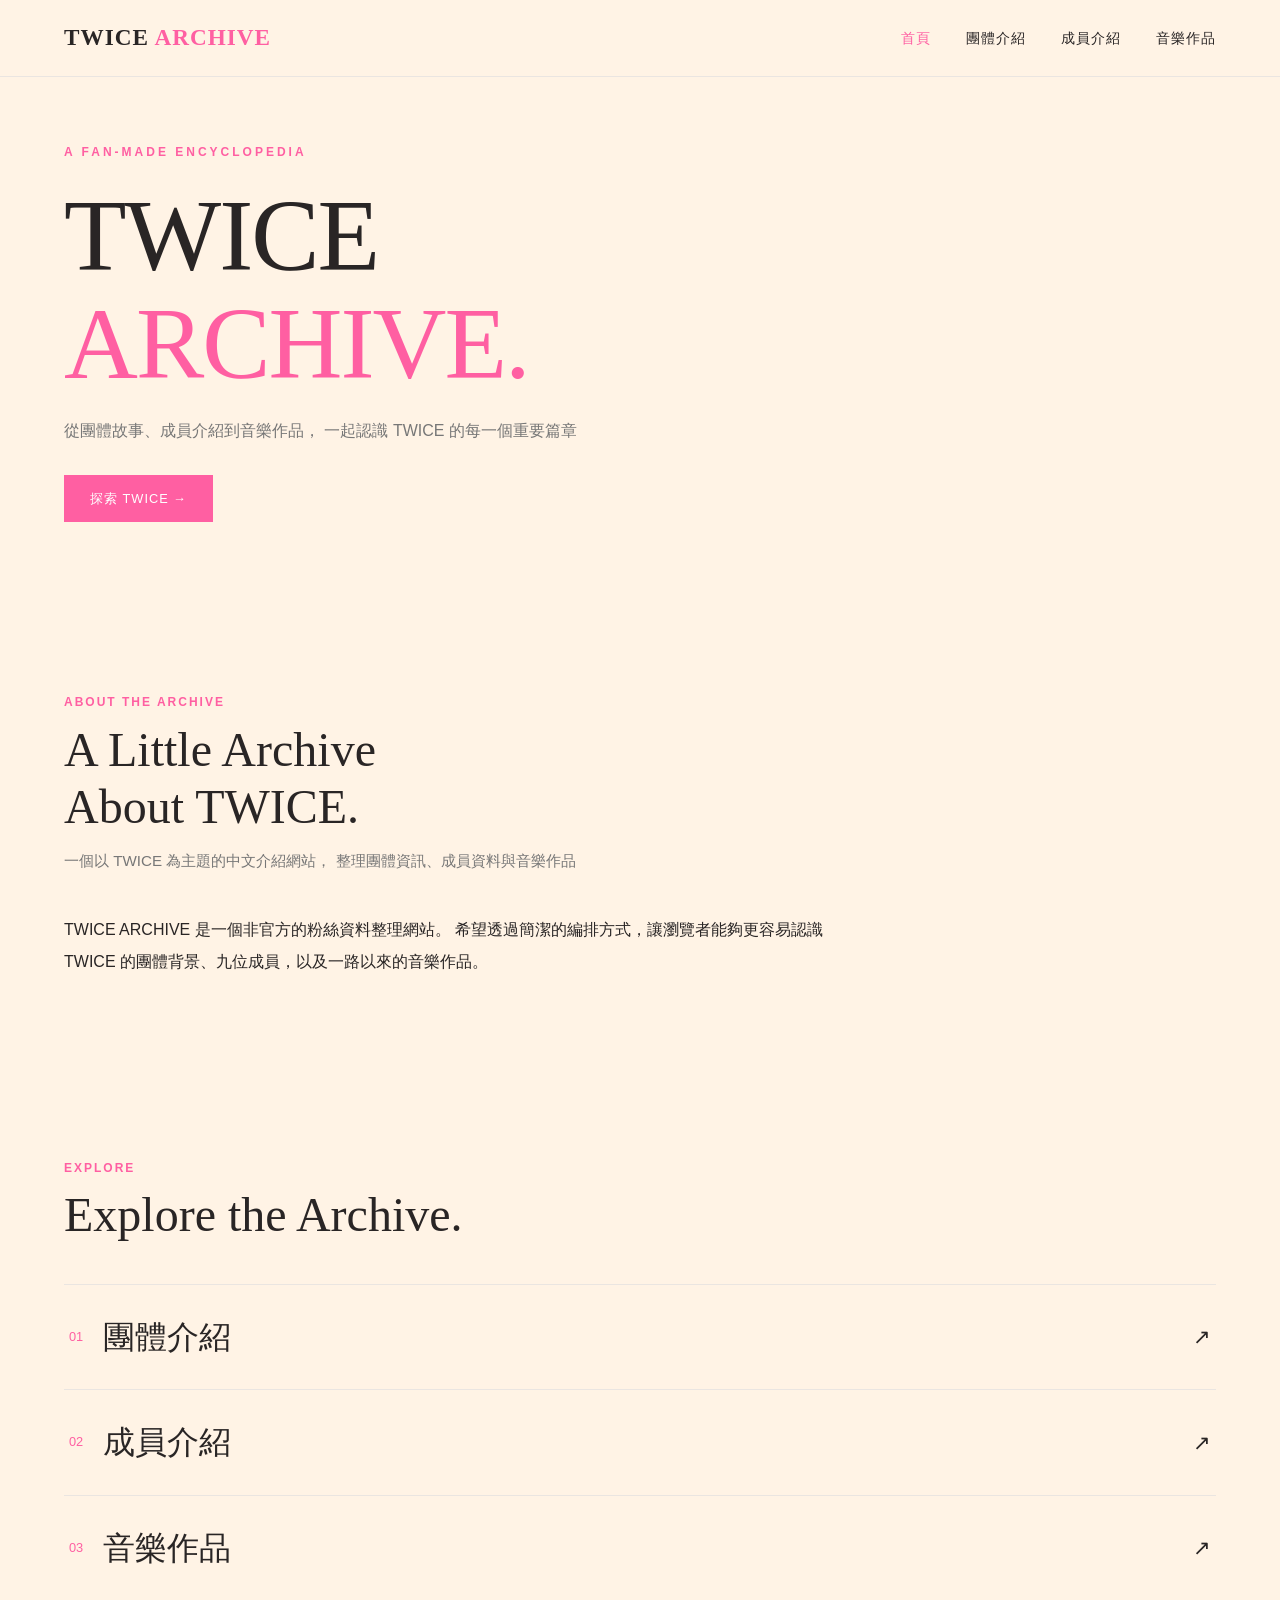
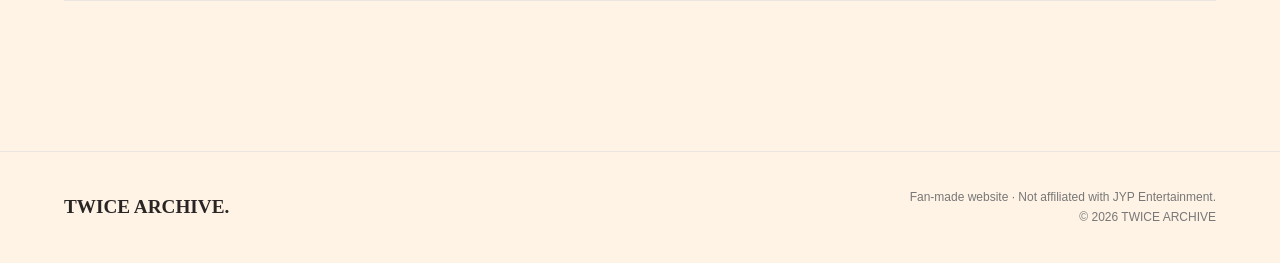
<file: index.html>
<!DOCTYPE html>
<html lang="zh-Hant">

<head>
    <meta charset="UTF-8">
    <meta name="viewport" content="width=device-width, initial-scale=1.0">

    <title>TWICE ARCHIVE | 首頁</title>

    <meta name="description" content="TWICE ARCHIVE，介紹 TWICE 團體、九位成員與音樂作品的中文資料庫">

    <link rel="stylesheet" href="css/style.css">
</head>

<body>

    <!-- 導覽列 -->
    <header class="site-header">
        <div class="container header-inner">

            <a href="index.html" class="site-logo">
                TWICE <span>ARCHIVE</span>
            </a>

            <nav>
                <ul class="nav-menu">
                    <li><a href="index.html">首頁</a></li>
                    <li><a href="group.html">團體介紹</a></li>
                    <li><a href="members.html">成員介紹</a></li>
                    <li><a href="discography.html">音樂作品</a></li>
                </ul>
            </nav>

        </div>
    </header>


    <main>

        <!-- 首頁主視覺 -->
        <section class="hero">
            <div class="container">

                <p class="hero-label">A FAN-MADE ENCYCLOPEDIA</p>

                <h1 class="hero-title">
                    TWICE<br>
                    <span>ARCHIVE.</span>
                </h1>

                <p class="hero-description">
                    從團體故事、成員介紹到音樂作品，
                    一起認識 TWICE 的每一個重要篇章
                </p>

                <a href="group.html" class="btn btn-primary">
                    探索 TWICE →
                </a>

            </div>
        </section>


        <!-- 網站介紹 -->
        <section class="section">
            <div class="container">

                <div class="section-heading">
                    <p class="section-label">ABOUT THE ARCHIVE</p>

                    <h2 class="section-title">
                        A Little Archive<br>
                        About TWICE.
                    </h2>

                    <p class="section-description">
                        一個以 TWICE 為主題的中文介紹網站，
                        整理團體資訊、成員資料與音樂作品
                    </p>
                </div>

                <div class="content-text">
                    <p>
                        TWICE ARCHIVE 是一個非官方的粉絲資料整理網站。
                        希望透過簡潔的編排方式，讓瀏覽者能夠更容易認識
                        TWICE 的團體背景、九位成員，以及一路以來的音樂作品。
                    </p>
                </div>

            </div>
        </section>


        <!-- 網站分類 -->
        <section class="section">
            <div class="container">

                <div class="section-heading">
                    <p class="section-label">EXPLORE</p>
                    <h2 class="section-title">Explore the Archive.</h2>
                </div>

                <div class="category-list">

                    <a href="group.html" class="category-item">
                        <span class="category-number">01</span>
                        <span class="category-name">團體介紹</span>
                        <span class="category-arrow">↗</span>
                    </a>

                    <a href="members.html" class="category-item">
                        <span class="category-number">02</span>
                        <span class="category-name">成員介紹</span>
                        <span class="category-arrow">↗</span>
                    </a>

                    <a href="discography.html" class="category-item">
                        <span class="category-number">03</span>
                        <span class="category-name">音樂作品</span>
                        <span class="category-arrow">↗</span>
                    </a>

                </div>

            </div>
        </section>

    </main>


    <!-- 頁尾 -->
    <footer class="site-footer">
        <div class="container footer-inner">

            <p class="footer-logo">TWICE ARCHIVE.</p>

            <p class="footer-note">
                Fan-made website · Not affiliated with JYP Entertainment.<br>
                © <span id="current-year"></span> TWICE ARCHIVE
            </p>

        </div>
    </footer>


    <script src="js/main.js"></script>

</body>

</html>
</file>
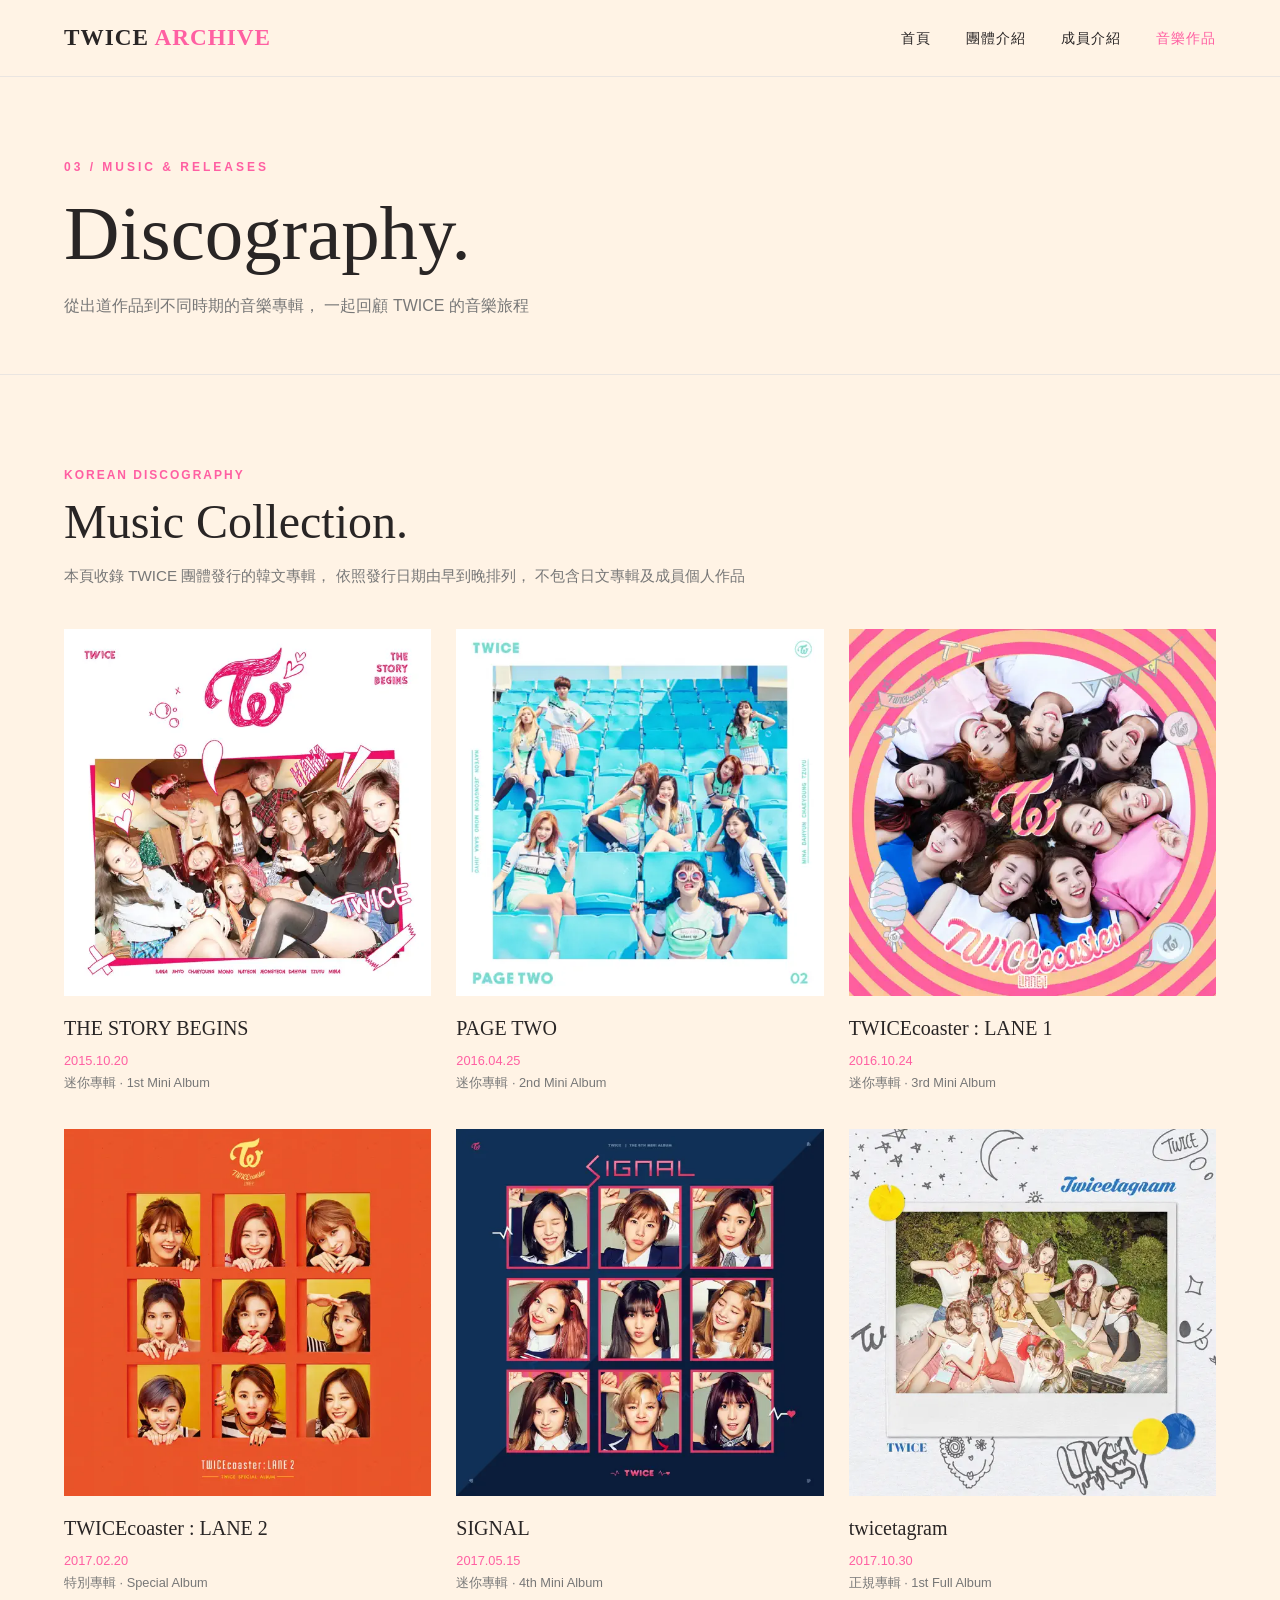
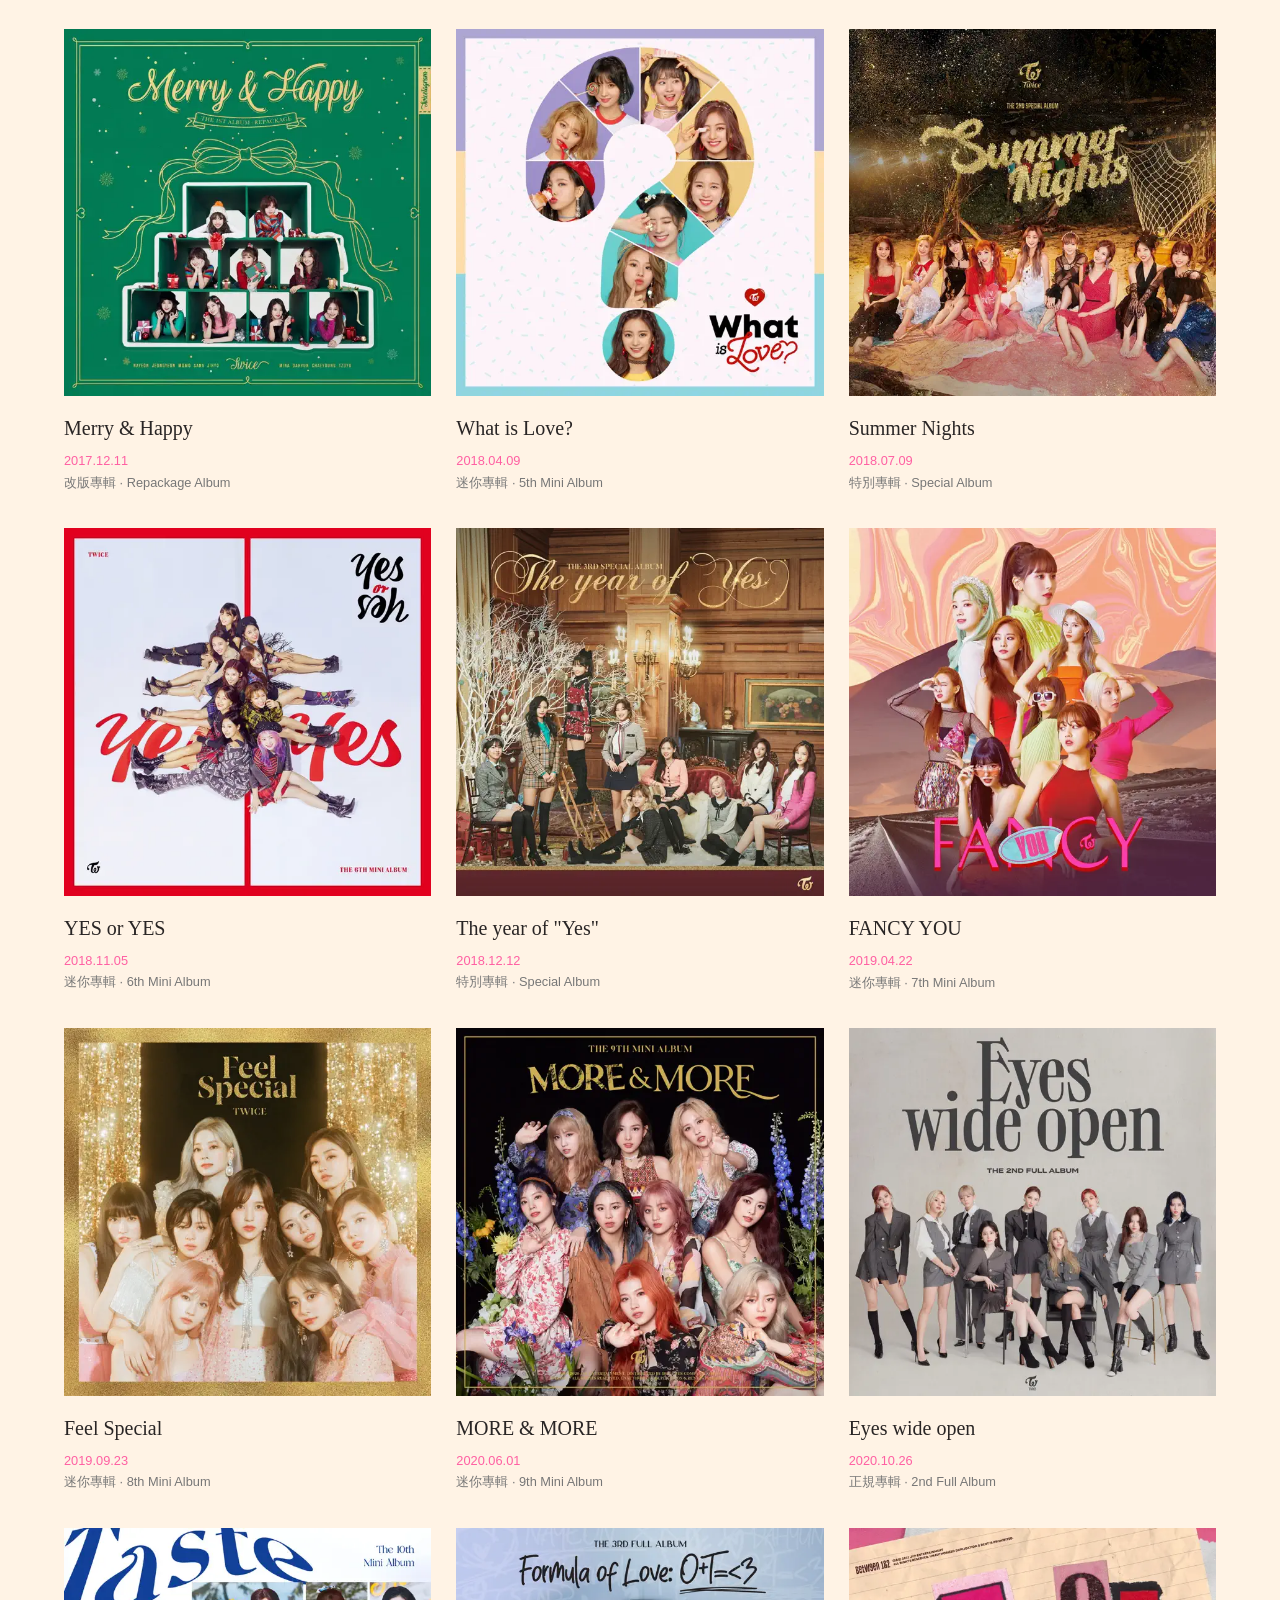
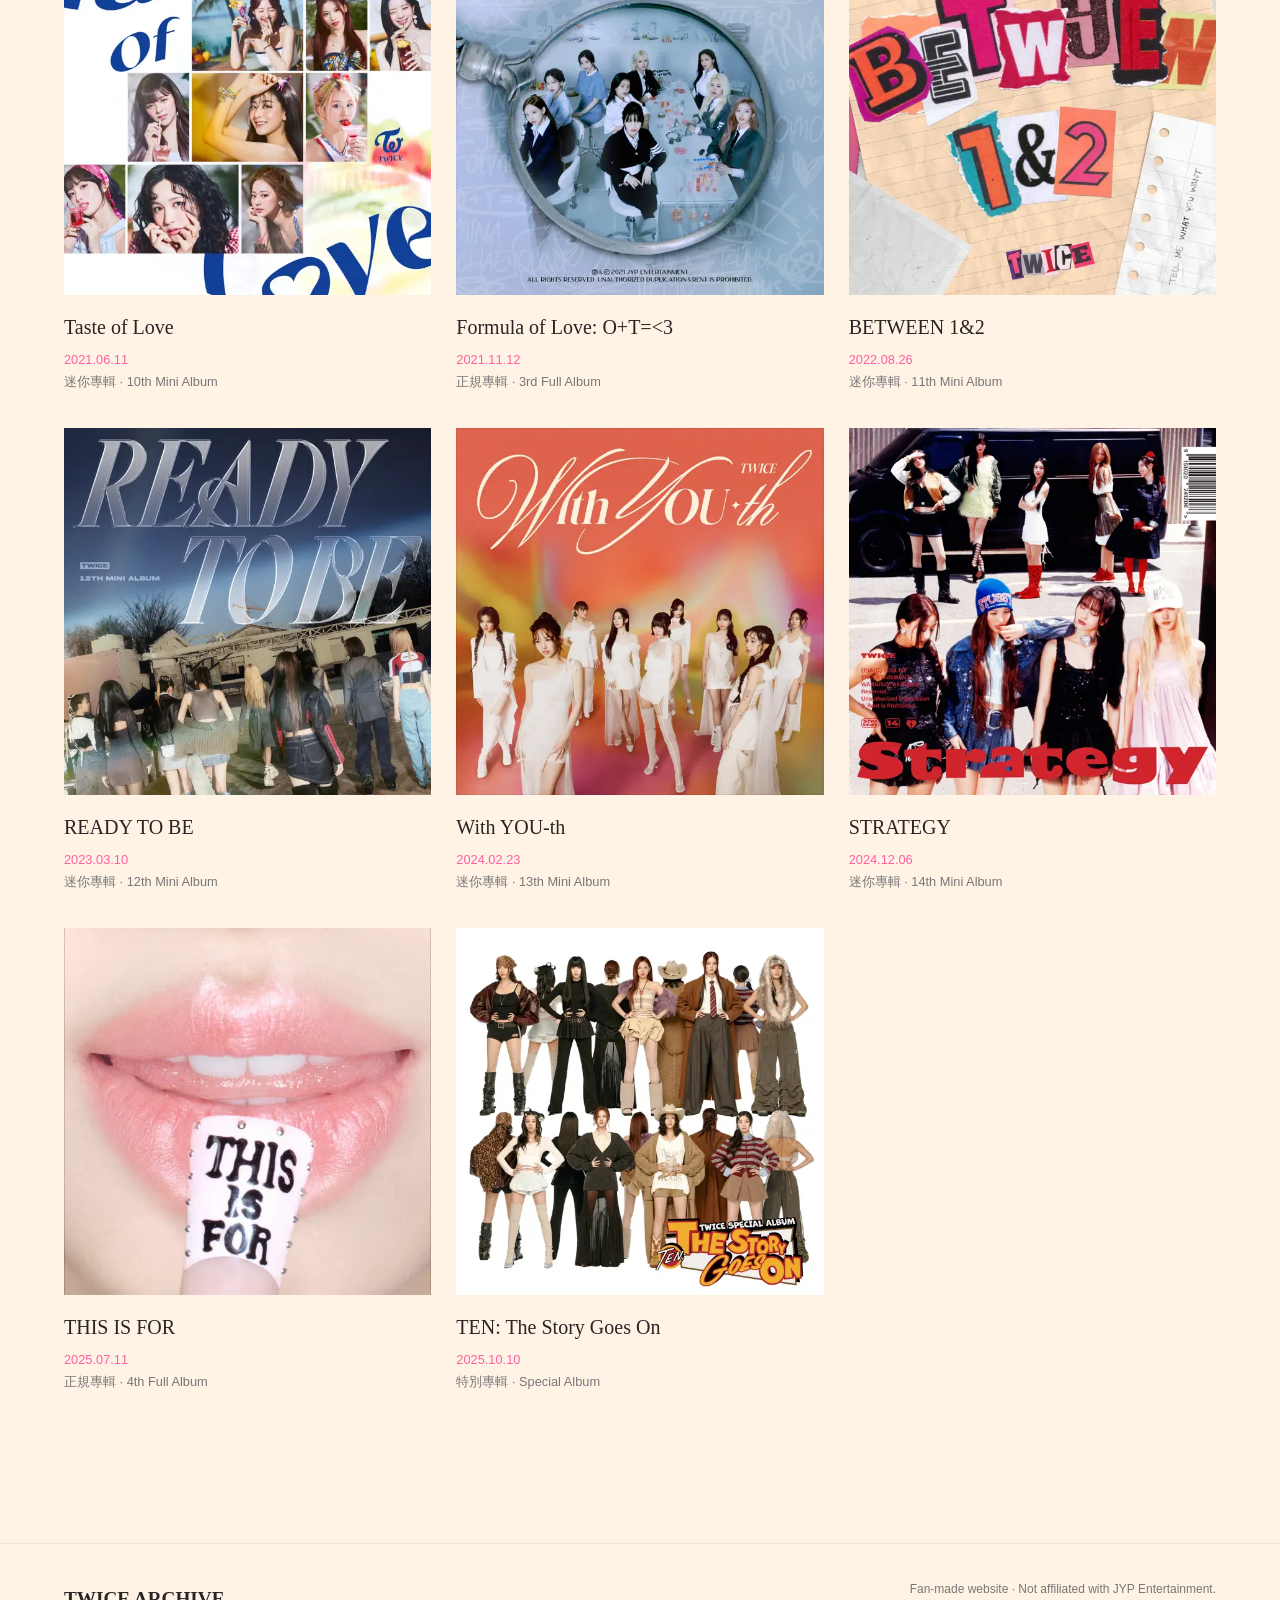
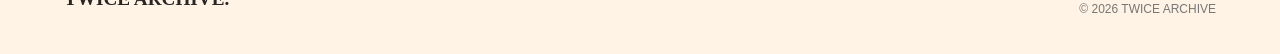
<file: discography.html>
<!DOCTYPE html>
<html lang="zh-Hant">

<head>
    <meta charset="UTF-8">
    <meta name="viewport" content="width=device-width, initial-scale=1.0">

    <title>音樂作品 | TWICE ARCHIVE</title>

    <meta name="description" content="整理 TWICE 韓國發行的韓文專輯作品，依照發行日期排列">

    <link rel="stylesheet" href="css/style.css">
</head>

<body>

    <!-- 導覽列 -->
    <header class="site-header">
        <div class="container header-inner">

            <a href="index.html" class="site-logo">
                TWICE <span>ARCHIVE</span>
            </a>

            <nav>
                <ul class="nav-menu">
                    <li><a href="index.html">首頁</a></li>
                    <li><a href="group.html">團體介紹</a></li>
                    <li><a href="members.html">成員介紹</a></li>
                    <li><a href="discography.html">音樂作品</a></li>
                </ul>
            </nav>

        </div>
    </header>


    <main>

        <!-- 頁面標題 -->
        <section class="page-hero">
            <div class="container">

                <p class="page-label">03 / MUSIC & RELEASES</p>

                <h1 class="page-title">Discography.</h1>

                <p class="page-description">
                    從出道作品到不同時期的音樂專輯，
                    一起回顧 TWICE 的音樂旅程
                </p>

            </div>
        </section>


        <!-- 專輯列表 -->
        <section class="section">
            <div class="container">

                <div class="section-heading">
                    <p class="section-label">KOREAN DISCOGRAPHY</p>

                    <h2 class="section-title">Music Collection.</h2>

                    <p class="section-description">
                        本頁收錄 TWICE 團體發行的韓文專輯，
                        依照發行日期由早到晚排列，
                        不包含日文專輯及成員個人作品
                    </p>
                </div>


                <div class="album-grid">

                    <!-- 2015 -->
                    <article class="album-card">
                        <img src="assets/images/album-the-story-begins.jpg" alt="THE STORY BEGINS 專輯封面"
                            class="album-image">

                        <h3 class="album-title">THE STORY BEGINS</h3>
                        <p class="album-date">2015.10.20</p>
                        <p class="album-type">迷你專輯 · 1st Mini Album</p>
                    </article>


                    <!-- 2016 -->
                    <article class="album-card">
                        <img src="assets/images/album-page-two.jpg" alt="PAGE TWO 專輯封面" class="album-image">

                        <h3 class="album-title">PAGE TWO</h3>
                        <p class="album-date">2016.04.25</p>
                        <p class="album-type">迷你專輯 · 2nd Mini Album</p>
                    </article>


                    <article class="album-card">
                        <img src="assets/images/album-twicecoaster.jpg" alt="TWICEcoaster LANE 1 專輯封面"
                            class="album-image">

                        <h3 class="album-title">TWICEcoaster : LANE 1</h3>
                        <p class="album-date">2016.10.24</p>
                        <p class="album-type">迷你專輯 · 3rd Mini Album</p>
                    </article>


                    <!-- 2017 -->
                    <article class="album-card">
                        <img src="assets/images/album-twicecoaster-lane2.jpg" alt="TWICEcoaster LANE 2 專輯封面"
                            class="album-image">

                        <h3 class="album-title">TWICEcoaster : LANE 2</h3>
                        <p class="album-date">2017.02.20</p>
                        <p class="album-type">特別專輯 · Special Album</p>
                    </article>


                    <article class="album-card">
                        <img src="assets/images/album-signal.jpg" alt="SIGNAL 專輯封面" class="album-image">

                        <h3 class="album-title">SIGNAL</h3>
                        <p class="album-date">2017.05.15</p>
                        <p class="album-type">迷你專輯 · 4th Mini Album</p>
                    </article>


                    <article class="album-card">
                        <img src="assets/images/album-twicetagram.jpg" alt="twicetagram 專輯封面" class="album-image">

                        <h3 class="album-title">twicetagram</h3>
                        <p class="album-date">2017.10.30</p>
                        <p class="album-type">正規專輯 · 1st Full Album</p>
                    </article>


                    <article class="album-card">
                        <img src="assets/images/album-merry-and-happy.jpg" alt="Merry and Happy 專輯封面"
                            class="album-image">

                        <h3 class="album-title">Merry & Happy</h3>
                        <p class="album-date">2017.12.11</p>
                        <p class="album-type">改版專輯 · Repackage Album</p>
                    </article>


                    <!-- 2018 -->
                    <article class="album-card">
                        <img src="assets/images/album-what-is-love.jpg" alt="What is Love 專輯封面" class="album-image">

                        <h3 class="album-title">What is Love?</h3>
                        <p class="album-date">2018.04.09</p>
                        <p class="album-type">迷你專輯 · 5th Mini Album</p>
                    </article>


                    <article class="album-card">
                        <img src="assets/images/album-summer-nights.jpg" alt="Summer Nights 專輯封面" class="album-image">

                        <h3 class="album-title">Summer Nights</h3>
                        <p class="album-date">2018.07.09</p>
                        <p class="album-type">特別專輯 · Special Album</p>
                    </article>


                    <article class="album-card">
                        <img src="assets/images/album-yes-or-yes.jpg" alt="YES or YES 專輯封面" class="album-image">

                        <h3 class="album-title">YES or YES</h3>
                        <p class="album-date">2018.11.05</p>
                        <p class="album-type">迷你專輯 · 6th Mini Album</p>
                    </article>


                    <article class="album-card">
                        <img src="assets/images/album-the-year-of-yes.jpg" alt="The year of Yes 專輯封面"
                            class="album-image">

                        <h3 class="album-title">The year of "Yes"</h3>
                        <p class="album-date">2018.12.12</p>
                        <p class="album-type">特別專輯 · Special Album</p>
                    </article>


                    <!-- 2019 -->
                    <article class="album-card">
                        <img src="assets/images/album-fancy-you.jpg" alt="FANCY YOU 專輯封面" class="album-image">

                        <h3 class="album-title">FANCY YOU</h3>
                        <p class="album-date">2019.04.22</p>
                        <p class="album-type">迷你專輯 · 7th Mini Album</p>
                    </article>


                    <article class="album-card">
                        <img src="assets/images/album-feel-special.jpg" alt="Feel Special 專輯封面" class="album-image">

                        <h3 class="album-title">Feel Special</h3>
                        <p class="album-date">2019.09.23</p>
                        <p class="album-type">迷你專輯 · 8th Mini Album</p>
                    </article>


                    <!-- 2020 -->
                    <article class="album-card">
                        <img src="assets/images/album-more-and-more.jpg" alt="MORE & MORE 專輯封面" class="album-image">

                        <h3 class="album-title">MORE & MORE</h3>
                        <p class="album-date">2020.06.01</p>
                        <p class="album-type">迷你專輯 · 9th Mini Album</p>
                    </article>


                    <article class="album-card">
                        <img src="assets/images/album-eyes-wide-open.jpg" alt="Eyes wide open 專輯封面" class="album-image">

                        <h3 class="album-title">Eyes wide open</h3>
                        <p class="album-date">2020.10.26</p>
                        <p class="album-type">正規專輯 · 2nd Full Album</p>
                    </article>


                    <!-- 2021 -->
                    <article class="album-card">
                        <img src="assets/images/album-taste-of-love.jpg" alt="Taste of Love 專輯封面" class="album-image">

                        <h3 class="album-title">Taste of Love</h3>
                        <p class="album-date">2021.06.11</p>
                        <p class="album-type">迷你專輯 · 10th Mini Album</p>
                    </article>


                    <article class="album-card">
                        <img src="assets/images/album-formula-of-love.jpg" alt="Formula of Love 專輯封面"
                            class="album-image">

                        <h3 class="album-title">Formula of Love: O+T=&lt;3</h3>
                        <p class="album-date">2021.11.12</p>
                        <p class="album-type">正規專輯 · 3rd Full Album</p>
                    </article>


                    <!-- 2022 -->
                    <article class="album-card">
                        <img src="assets/images/album-between-1-and-2.jpg" alt="BETWEEN 1&2 專輯封面" class="album-image">

                        <h3 class="album-title">BETWEEN 1&2</h3>
                        <p class="album-date">2022.08.26</p>
                        <p class="album-type">迷你專輯 · 11th Mini Album</p>
                    </article>


                    <!-- 2023 -->
                    <article class="album-card">
                        <img src="assets/images/album-ready-to-be.jpg" alt="READY TO BE 專輯封面" class="album-image">

                        <h3 class="album-title">READY TO BE</h3>
                        <p class="album-date">2023.03.10</p>
                        <p class="album-type">迷你專輯 · 12th Mini Album</p>
                    </article>


                    <!-- 2024 -->
                    <article class="album-card">
                        <img src="assets/images/album-with-youth.jpg" alt="With YOU-th 專輯封面" class="album-image">

                        <h3 class="album-title">With YOU-th</h3>
                        <p class="album-date">2024.02.23</p>
                        <p class="album-type">迷你專輯 · 13th Mini Album</p>
                    </article>


                    <article class="album-card">
                        <img src="assets/images/album-strategy.jpg" alt="STRATEGY 專輯封面" class="album-image">

                        <h3 class="album-title">STRATEGY</h3>
                        <p class="album-date">2024.12.06</p>
                        <p class="album-type">迷你專輯 · 14th Mini Album</p>
                    </article>


                    <!-- 2025 -->
                    <article class="album-card">
                        <img src="assets/images/album-this-is-for.jpg" alt="THIS IS FOR 專輯封面" class="album-image">

                        <h3 class="album-title">THIS IS FOR</h3>
                        <p class="album-date">2025.07.11</p>
                        <p class="album-type">正規專輯 · 4th Full Album</p>
                    </article>


                    <article class="album-card">
                        <img src="assets/images/album-ten-the-story-goes-on.jpg" alt="TEN The Story Goes On 專輯封面"
                            class="album-image">

                        <h3 class="album-title">TEN: The Story Goes On</h3>
                        <p class="album-date">2025.10.10</p>
                        <p class="album-type">特別專輯 · Special Album</p>
                    </article>

                </div>

            </div>
        </section>

    </main>


    <!-- 頁尾 -->
    <footer class="site-footer">
        <div class="container footer-inner">

            <p class="footer-logo">TWICE ARCHIVE.</p>

            <p class="footer-note">
                Fan-made website · Not affiliated with JYP Entertainment.<br>
                © <span id="current-year"></span> TWICE ARCHIVE
            </p>

        </div>
    </footer>


    <script src="js/main.js"></script>

</body>

</html>
</file>
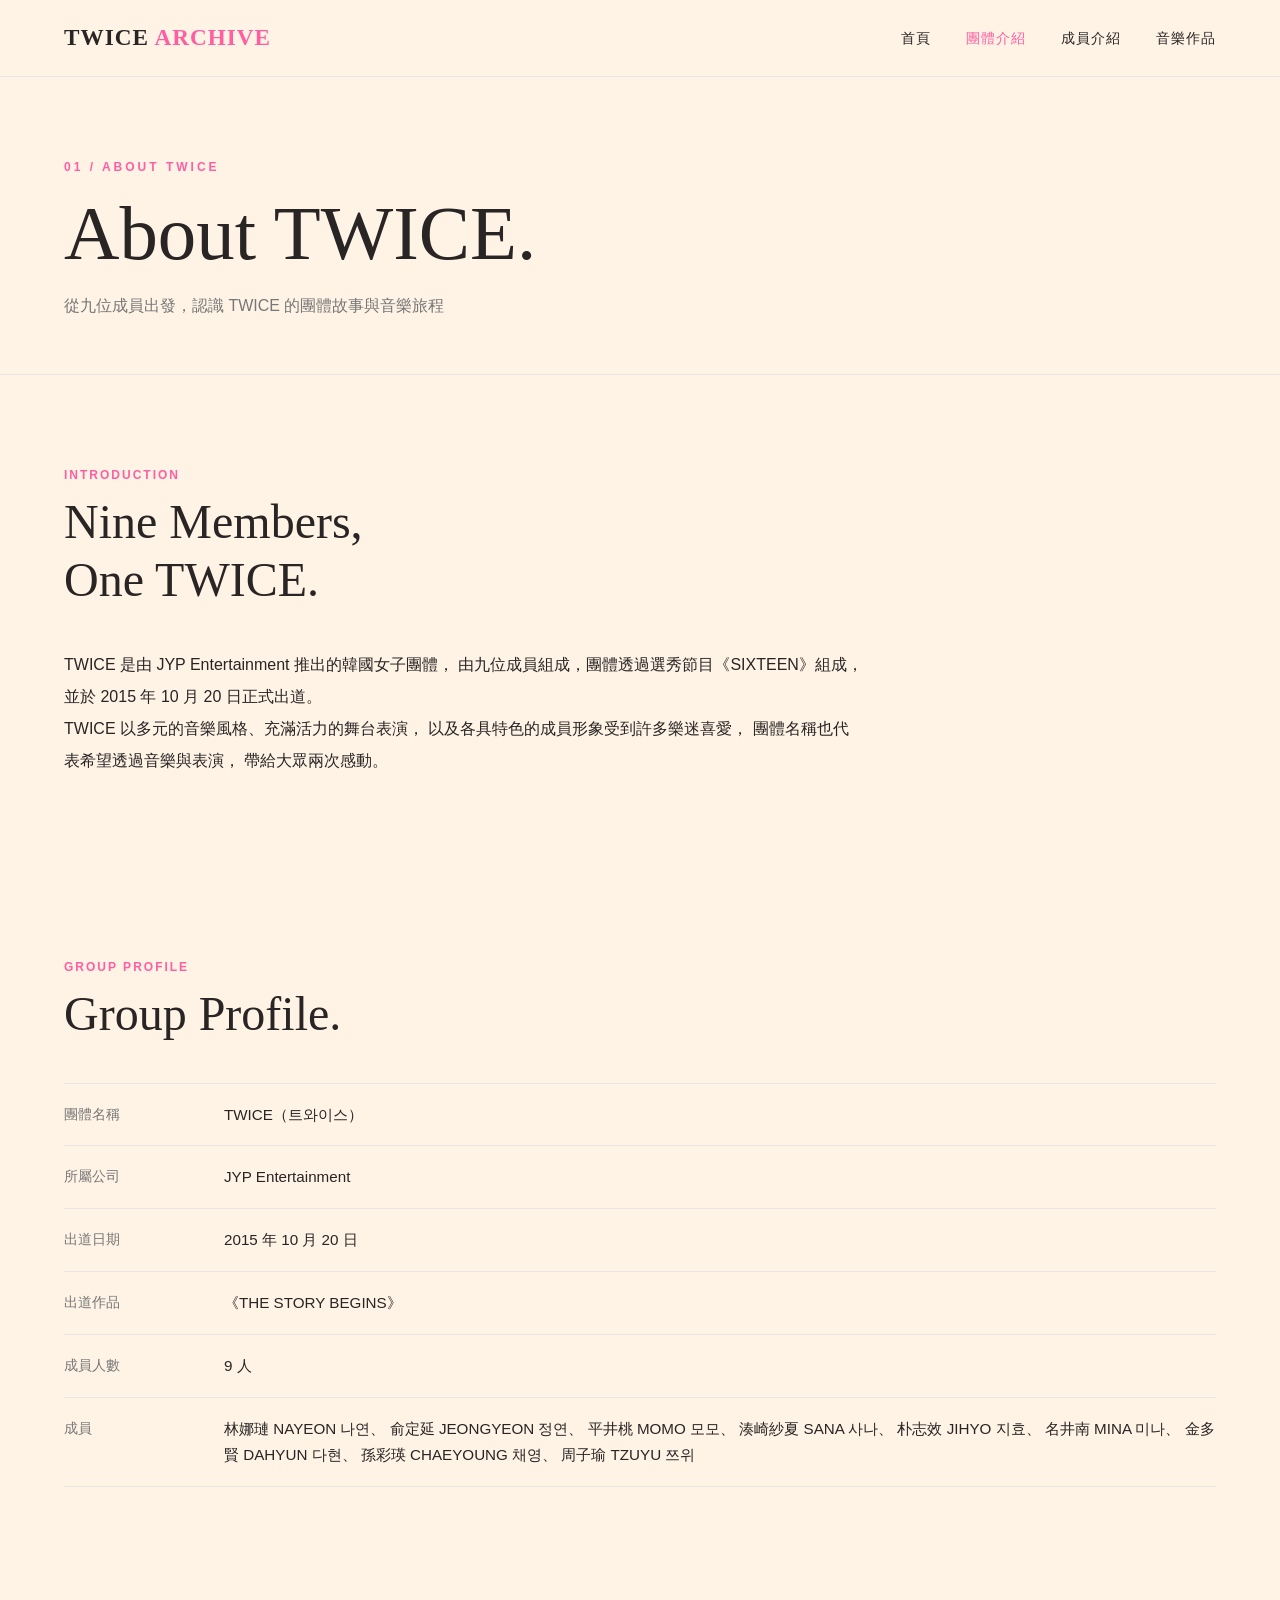
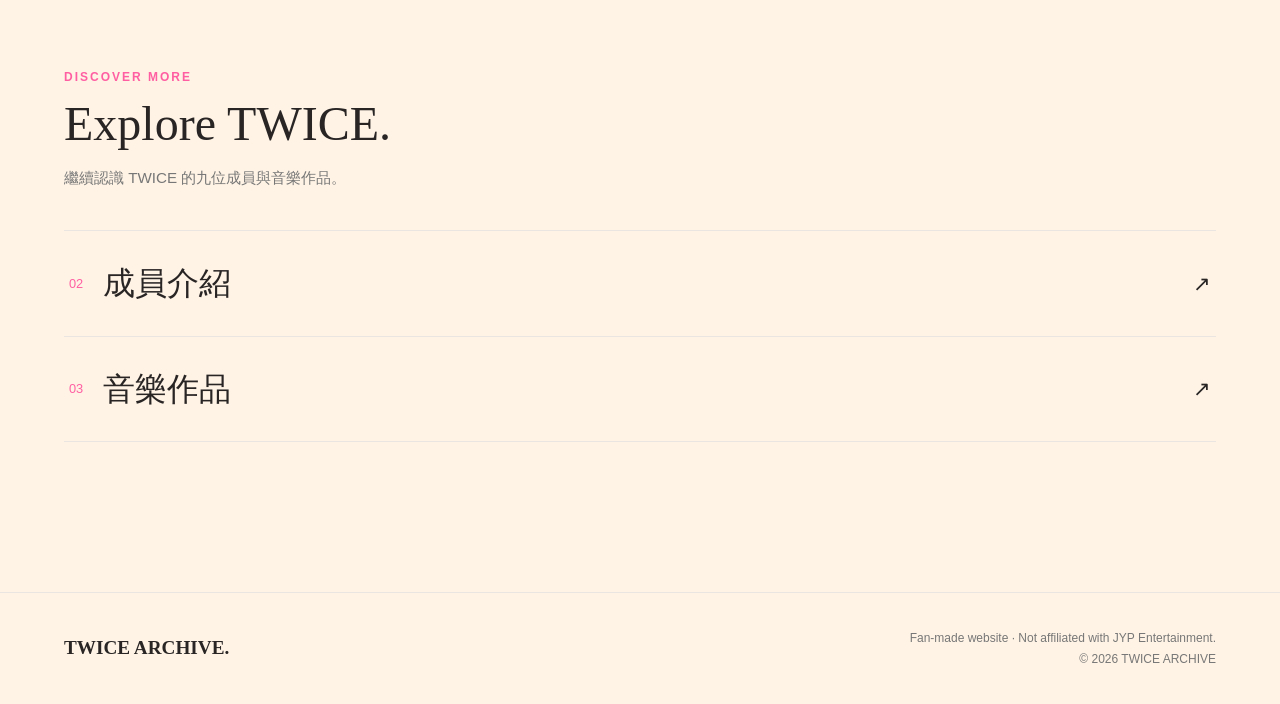
<file: group.html>
<!DOCTYPE html>
<html lang="zh-Hant">

<head>
    <meta charset="UTF-8">
    <meta name="viewport" content="width=device-width, initial-scale=1.0">

    <title>團體介紹 | TWICE ARCHIVE</title>

    <meta name="description" content="認識韓國女子團體 TWICE，了解團體背景與基本資料">

    <link rel="stylesheet" href="css/style.css">
</head>

<body>

    <!-- 導覽列 -->
    <header class="site-header">
        <div class="container header-inner">

            <a href="index.html" class="site-logo">
                TWICE <span>ARCHIVE</span>
            </a>

            <nav>
                <ul class="nav-menu">
                    <li><a href="index.html">首頁</a></li>
                    <li><a href="group.html">團體介紹</a></li>
                    <li><a href="members.html">成員介紹</a></li>
                    <li><a href="discography.html">音樂作品</a></li>
                </ul>
            </nav>

        </div>
    </header>


    <main>

        <!-- 頁面標題 -->
        <section class="page-hero">
            <div class="container">

                <p class="page-label">01 / ABOUT TWICE</p>

                <h1 class="page-title">About TWICE.</h1>

                <p class="page-description">
                    從九位成員出發，認識 TWICE 的團體故事與音樂旅程
                </p>

            </div>
        </section>


        <!-- 團體簡介 -->
        <section class="section">
            <div class="container">

                <div class="section-heading">
                    <p class="section-label">INTRODUCTION</p>
                    <h2 class="section-title">Nine Members,<br>One TWICE.</h2>
                </div>

                <div class="content-text">
                    <p>
                        TWICE 是由 JYP Entertainment 推出的韓國女子團體，
                        由九位成員組成，團體透過選秀節目《SIXTEEN》組成，
                        並於 2015 年 10 月 20 日正式出道。
                    </p>

                    <p>
                        TWICE 以多元的音樂風格、充滿活力的舞台表演，
                        以及各具特色的成員形象受到許多樂迷喜愛，
                        團體名稱也代表希望透過音樂與表演，
                        帶給大眾兩次感動。
                    </p>
                </div>

            </div>
        </section>


        <!-- 團體基本資料 -->
        <section class="section">
            <div class="container">

                <div class="section-heading">
                    <p class="section-label">GROUP PROFILE</p>
                    <h2 class="section-title">Group Profile.</h2>
                </div>

                <div class="info-list">

                    <div class="info-item">
                        <span class="info-label">團體名稱</span>
                        <span class="info-value">TWICE（트와이스）</span>
                    </div>

                    <div class="info-item">
                        <span class="info-label">所屬公司</span>
                        <span class="info-value">JYP Entertainment</span>
                    </div>

                    <div class="info-item">
                        <span class="info-label">出道日期</span>
                        <span class="info-value">2015 年 10 月 20 日</span>
                    </div>

                    <div class="info-item">
                        <span class="info-label">出道作品</span>
                        <span class="info-value">《THE STORY BEGINS》</span>
                    </div>

                    <div class="info-item">
                        <span class="info-label">成員人數</span>
                        <span class="info-value">9 人</span>
                    </div>

                    <div class="info-item">
                        <span class="info-label">成員</span>
                        <span class="info-value">
                            林娜璉 NAYEON 나연、
                            俞定延 JEONGYEON 정연、
                            平井桃 MOMO 모모、
                            湊崎紗夏 SANA 사나、
                            朴志效 JIHYO 지효、
                            名井南 MINA 미나、
                            金多賢 DAHYUN 다현、
                            孫彩瑛 CHAEYOUNG 채영、
                            周子瑜 TZUYU 쯔위
                        </span>
                    </div>

                </div>

            </div>
        </section>


        <!-- 延伸閱讀 -->
        <section class="section">
            <div class="container">

                <div class="section-heading">
                    <p class="section-label">DISCOVER MORE</p>
                    <h2 class="section-title">Explore TWICE.</h2>
                    <p class="section-description">
                        繼續認識 TWICE 的九位成員與音樂作品。
                    </p>
                </div>

                <div class="category-list">

                    <a href="members.html" class="category-item">
                        <span class="category-number">02</span>
                        <span class="category-name">成員介紹</span>
                        <span class="category-arrow">↗</span>
                    </a>

                    <a href="discography.html" class="category-item">
                        <span class="category-number">03</span>
                        <span class="category-name">音樂作品</span>
                        <span class="category-arrow">↗</span>
                    </a>

                </div>

            </div>
        </section>

    </main>


    <!-- 頁尾 -->
    <footer class="site-footer">
        <div class="container footer-inner">

            <p class="footer-logo">TWICE ARCHIVE.</p>

            <p class="footer-note">
                Fan-made website · Not affiliated with JYP Entertainment.<br>
                © <span id="current-year"></span> TWICE ARCHIVE
            </p>

        </div>
    </footer>


    <script src="js/main.js"></script>

</body>

</html>
</file>
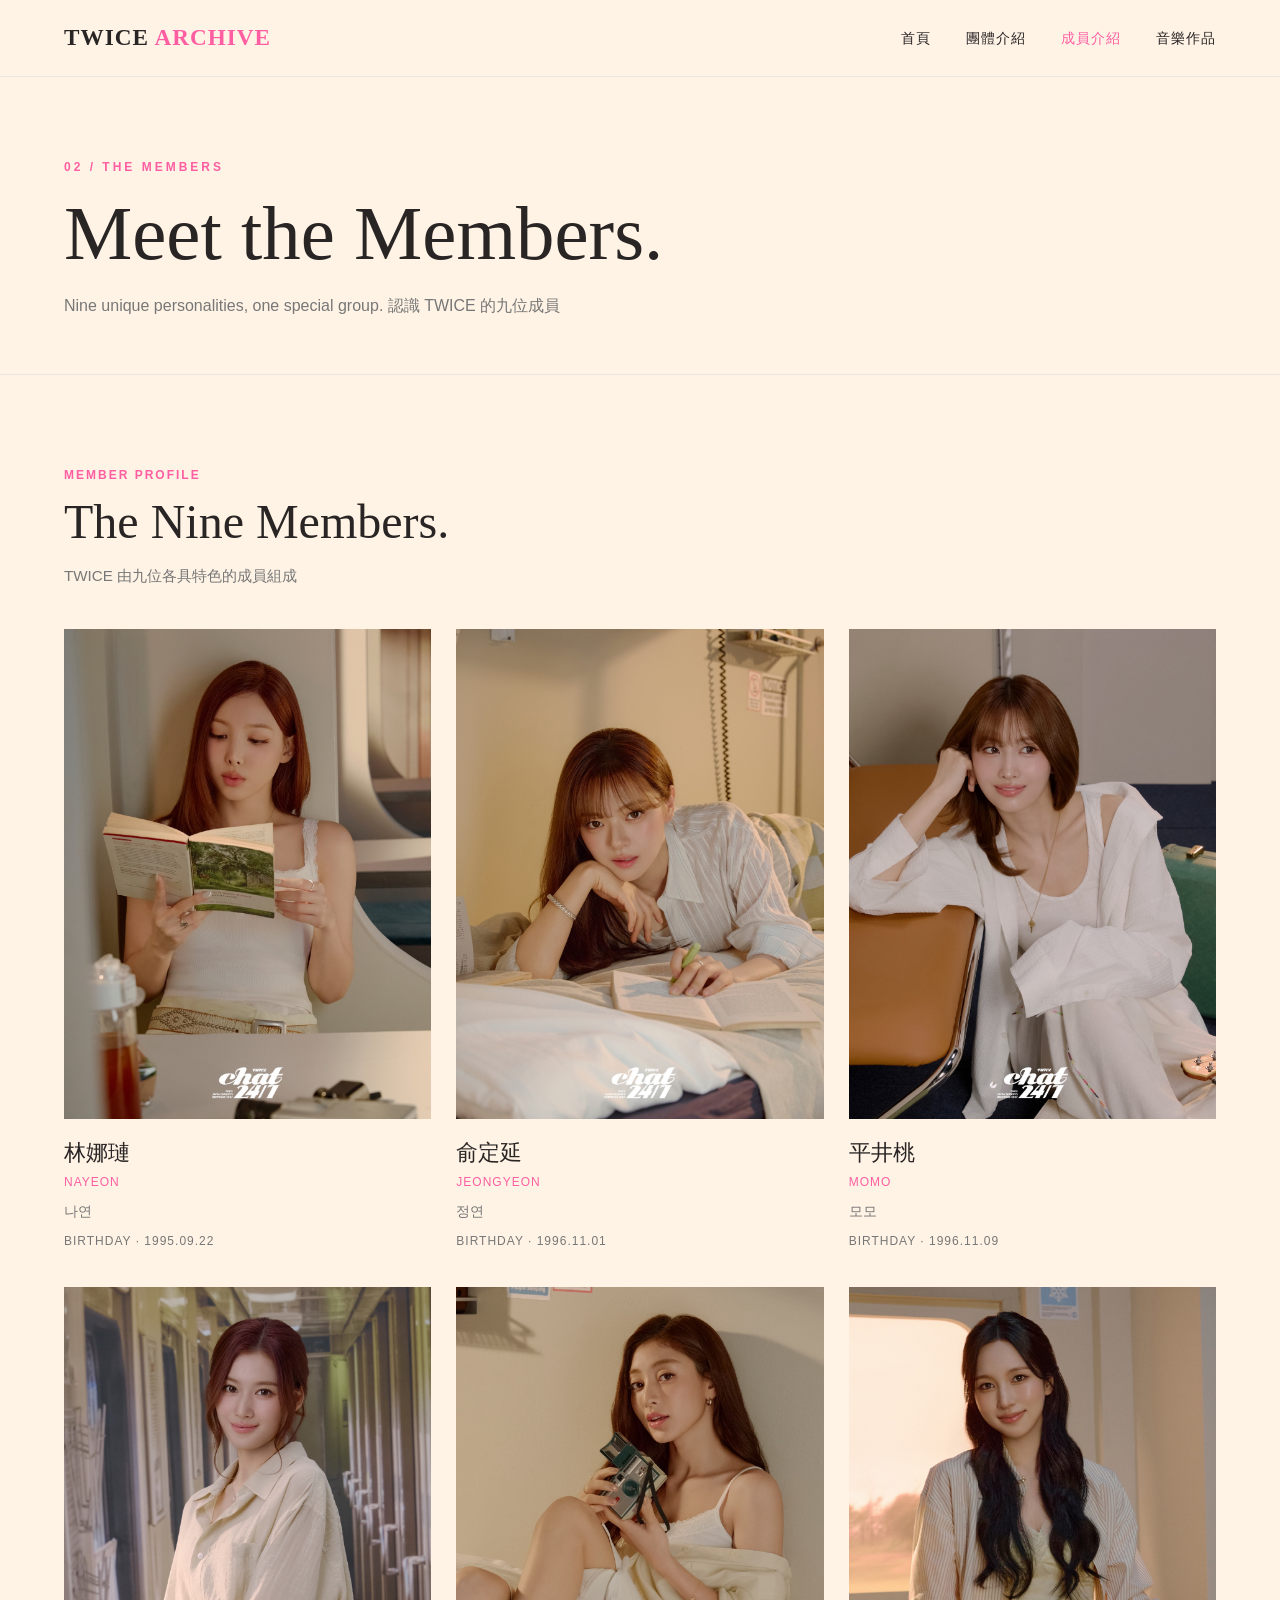
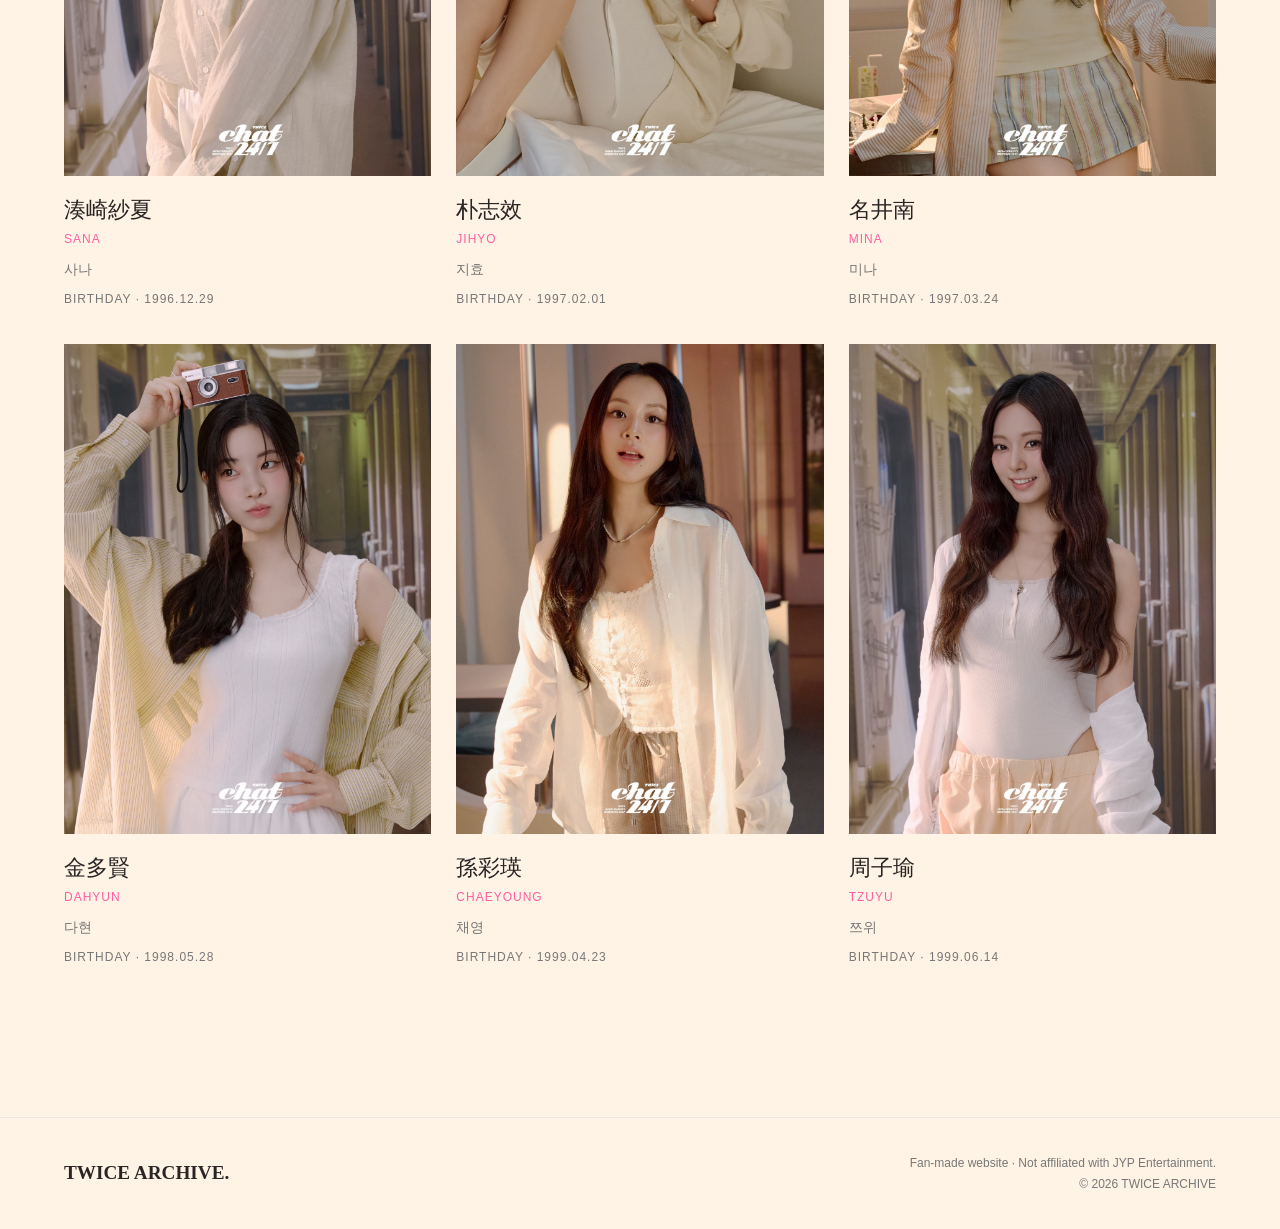
<file: members.html>
<!DOCTYPE html>
<html lang="zh-Hant">

<head>
    <meta charset="UTF-8">
    <meta name="viewport" content="width=device-width, initial-scale=1.0">

    <title>成員介紹 | TWICE ARCHIVE</title>

    <meta name="description" content="認識 TWICE 的九位成員，包含中文、英文與韓文姓名介紹。">

    <link rel="stylesheet" href="css/style.css">
</head>

<body>

    <!-- 導覽列 -->
    <header class="site-header">
        <div class="container header-inner">

            <a href="index.html" class="site-logo">
                TWICE <span>ARCHIVE</span>
            </a>

            <nav>
                <ul class="nav-menu">
                    <li><a href="index.html">首頁</a></li>
                    <li><a href="group.html">團體介紹</a></li>
                    <li><a href="members.html">成員介紹</a></li>
                    <li><a href="discography.html">音樂作品</a></li>
                </ul>
            </nav>

        </div>
    </header>


    <main>

        <!-- 頁面標題 -->
        <section class="page-hero">
            <div class="container">

                <p class="page-label">02 / THE MEMBERS</p>

                <h1 class="page-title">Meet the Members.</h1>

                <p class="page-description">
                    Nine unique personalities, one special group.
                    認識 TWICE 的九位成員
                </p>

            </div>
        </section>


        <!-- 成員列表 -->
        <section class="section">
            <div class="container">

                <div class="section-heading">
                    <p class="section-label">MEMBER PROFILE</p>
                    <h2 class="section-title">The Nine Members.</h2>
                    <p class="section-description">
                        TWICE 由九位各具特色的成員組成
                    </p>
                </div>


                <div class="member-grid">

                    <!-- NAYEON -->
                    <article class="member-card">
                        <img src="assets/images/nayeon.jpg" alt="林娜璉 NAYEON" class="member-image">

                        <h3 class="member-name">林娜璉</h3>
                        <p class="member-name-en">NAYEON</p>
                        <p class="member-description">나연</p>
                        <p class="member-birthday">BIRTHDAY · 1995.09.22</p>
                    </article>


                    <!-- JEONGYEON -->
                    <article class="member-card">
                        <img src="assets/images/jeongyeon.jpg" alt="俞定延 JEONGYEON" class="member-image">

                        <h3 class="member-name">俞定延</h3>
                        <p class="member-name-en">JEONGYEON</p>
                        <p class="member-description">정연</p>
                        <p class="member-birthday">BIRTHDAY · 1996.11.01</p>
                    </article>


                    <!-- MOMO -->
                    <article class="member-card">
                        <img src="assets/images/momo.jpg" alt="平井桃 MOMO" class="member-image">

                        <h3 class="member-name">平井桃</h3>
                        <p class="member-name-en">MOMO</p>
                        <p class="member-description">모모</p>
                        <p class="member-birthday">BIRTHDAY · 1996.11.09</p>
                    </article>


                    <!-- SANA -->
                    <article class="member-card">
                        <img src="assets/images/sana.jpg" alt="湊崎紗夏 SANA" class="member-image">

                        <h3 class="member-name">湊崎紗夏</h3>
                        <p class="member-name-en">SANA</p>
                        <p class="member-description">사나</p>
                        <p class="member-birthday">BIRTHDAY · 1996.12.29</p>
                    </article>


                    <!-- JIHYO -->
                    <article class="member-card">
                        <img src="assets/images/jihyo.jpg" alt="朴志效 JIHYO" class="member-image">

                        <h3 class="member-name">朴志效</h3>
                        <p class="member-name-en">JIHYO</p>
                        <p class="member-description">지효</p>
                        <p class="member-birthday">BIRTHDAY · 1997.02.01</p>
                    </article>


                    <!-- MINA -->
                    <article class="member-card">
                        <img src="assets/images/mina.jpg" alt="名井南 MINA" class="member-image">

                        <h3 class="member-name">名井南</h3>
                        <p class="member-name-en">MINA</p>
                        <p class="member-description">미나</p>
                        <p class="member-birthday">BIRTHDAY · 1997.03.24</p>
                    </article>


                    <!-- DAHYUN -->
                    <article class="member-card">
                        <img src="assets/images/dahyun.jpg" alt="金多賢 DAHYUN" class="member-image">

                        <h3 class="member-name">金多賢</h3>
                        <p class="member-name-en">DAHYUN</p>
                        <p class="member-description">다현</p>
                        <p class="member-birthday">BIRTHDAY · 1998.05.28</p>
                    </article>


                    <!-- CHAEYOUNG -->
                    <article class="member-card">
                        <img src="assets/images/chaeyoung.jpg" alt="孫彩瑛 CHAEYOUNG" class="member-image">

                        <h3 class="member-name">孫彩瑛</h3>
                        <p class="member-name-en">CHAEYOUNG</p>
                        <p class="member-description">채영</p>
                        <p class="member-birthday">BIRTHDAY · 1999.04.23</p>
                    </article>


                    <!-- TZUYU -->
                    <article class="member-card">
                        <img src="assets/images/tzuyu.jpg" alt="周子瑜 TZUYU" class="member-image">

                        <h3 class="member-name">周子瑜</h3>
                        <p class="member-name-en">TZUYU</p>
                        <p class="member-description">쯔위</p>
                        <p class="member-birthday">BIRTHDAY · 1999.06.14</p>
                    </article>

                </div>

            </div>
        </section>

    </main>


    <!-- 頁尾 -->
    <footer class="site-footer">
        <div class="container footer-inner">

            <p class="footer-logo">TWICE ARCHIVE.</p>

            <p class="footer-note">
                Fan-made website · Not affiliated with JYP Entertainment.<br>
                © <span id="current-year"></span> TWICE ARCHIVE
            </p>

        </div>
    </footer>


    <script src="js/main.js"></script>

</body>

</html>
</file>
<file: css/style.css>
/* ========================================
   TWICE ARCHIVE
   Minimalist Editorial Magazine Style
======================================== */

/* 1. 網站基本設定與顏色 */

:root {
    --color-apricot: #FCC89B;
    --color-magenta: #FF5FA2;
    --color-white: #FFFFFF;
    --color-background: #FFF3E5;
    --color-text: #292525;
    --color-gray: #777777;
    --color-light-gray: #EAE5E1;

    --font-heading: Georgia, "Noto Serif TC", serif;
    --font-body: Arial, "Noto Sans TC", sans-serif;

    --container-width: 1200px;
}


/* 2. 全站基本樣式 */

* {
    margin: 0;
    padding: 0;
    box-sizing: border-box;
}

html {
    scroll-behavior: smooth;
}

body {
    font-family: var(--font-body);
    background-color: var(--color-background);
    color: var(--color-text);
    line-height: 1.7;
}

a {
    color: inherit;
    text-decoration: none;
}

img {
    display: block;
    max-width: 100%;
}

button {
    font: inherit;
}


/* 3. 共用版面 */

.container {
    width: min(90%, var(--container-width));
    margin: 0 auto;
}

.section {
    padding: 90px 0;
}

.section-heading {
    margin-bottom: 40px;
}

.section-label {
    color: var(--color-magenta);
    font-size: 0.75rem;
    font-weight: 700;
    letter-spacing: 2px;
    text-transform: uppercase;
}

.section-title {
    margin-top: 8px;
    font-family: var(--font-heading);
    font-size: clamp(2rem, 4vw, 3rem);
    font-weight: 400;
    line-height: 1.2;
}

.section-description {
    margin-top: 12px;
    color: var(--color-gray);
    font-size: 0.95rem;
}


/* 4. 導覽列 */

.site-header {
    position: sticky;
    top: 0;
    z-index: 100;
    background-color: rgba(255, 243, 229, 0.96);
    border-bottom: 1px solid var(--color-light-gray);
}

.header-inner {
    min-height: 76px;
    display: flex;
    justify-content: space-between;
    align-items: center;
}

.site-logo {
    font-family: var(--font-heading);
    font-size: 1.45rem;
    font-weight: 700;
    letter-spacing: 1px;
}

.site-logo span {
    color: var(--color-magenta);
}

.nav-menu {
    display: flex;
    align-items: center;
    gap: 35px;
    list-style: none;
}

.nav-menu a {
    font-size: 0.85rem;
    letter-spacing: 1px;
    transition: color 0.3s ease;
}

.nav-menu a:hover,
.nav-menu a.active {
    color: var(--color-magenta);
}


/* 5. 首頁主視覺 */

.hero {
    padding: 65px 0 80px;
}

.hero-label {
    color: var(--color-magenta);
    font-size: 0.75rem;
    font-weight: 700;
    letter-spacing: 3px;
}

.hero-title {
    margin: 20px 0;
    font-family: var(--font-heading);
    font-size: clamp(3rem, 8vw, 6.5rem);
    font-weight: 400;
    line-height: 1.05;
    letter-spacing: -2px;
}

.hero-title span {
    color: var(--color-magenta);
}

.hero-description {
    max-width: 550px;
    margin-bottom: 30px;
    color: var(--color-gray);
    font-size: 1rem;
}

.hero-image {
    width: 100%;
    max-height: 560px;
    object-fit: cover;
    background-color: var(--color-apricot);
}


/* 6. 按鈕 */

.btn {
    display: inline-block;
    padding: 12px 25px;
    border: 1px solid var(--color-text);
    font-size: 0.8rem;
    letter-spacing: 1px;
    transition: all 0.3s ease;
}

.btn:hover {
    background-color: var(--color-magenta);
    border-color: var(--color-magenta);
    color: var(--color-white);
}

.btn-primary {
    background-color: var(--color-magenta);
    border-color: var(--color-magenta);
    color: var(--color-white);
}

.btn-primary:hover {
    background-color: var(--color-text);
    border-color: var(--color-text);
}


/* 7. 分類連結 */

.category-list {
    border-top: 1px solid var(--color-light-gray);
}

.category-item {
    display: flex;
    justify-content: space-between;
    align-items: center;
    padding: 25px 5px;
    border-bottom: 1px solid var(--color-light-gray);
    transition: padding 0.3s ease;
}

.category-item:hover {
    padding-left: 15px;
    color: var(--color-magenta);
}

.category-number {
    margin-right: 20px;
    color: var(--color-magenta);
    font-size: 0.8rem;
}

.category-name {
    flex: 1;
    font-family: var(--font-heading);
    font-size: clamp(1.4rem, 3vw, 2rem);
}

.category-arrow {
    font-size: 1.3rem;
}


/* 8. 內頁標題 */

.page-hero {
    padding: 80px 0 55px;
    border-bottom: 1px solid var(--color-light-gray);
}

.page-label {
    color: var(--color-magenta);
    font-size: 0.75rem;
    font-weight: 700;
    letter-spacing: 3px;
}

.page-title {
    margin: 15px 0;
    font-family: var(--font-heading);
    font-size: clamp(2.5rem, 6vw, 5rem);
    font-weight: 400;
    line-height: 1.1;
}

.page-description {
    max-width: 650px;
    color: var(--color-gray);
}


/* 9. 團體介紹 */

.group-image {
    width: 100%;
    margin-bottom: 35px;
    object-fit: cover;
}

.content-text {
    max-width: 800px;
    font-size: 1rem;
    line-height: 2;
}

.info-list {
    margin-top: 30px;
    border-top: 1px solid var(--color-light-gray);
}

.info-item {
    display: flex;
    gap: 30px;
    padding: 18px 0;
    border-bottom: 1px solid var(--color-light-gray);
}

.info-label {
    width: 130px;
    flex-shrink: 0;
    color: var(--color-gray);
    font-size: 0.9rem;
}

.info-value {
    font-size: 0.95rem;
}


/* 10. 成員介紹 */

.member-grid {
    display: grid;
    grid-template-columns: repeat(3, 1fr);
    gap: 35px 25px;
}

.member-card {
    min-width: 0;
}

.member-image {
    width: 100%;
    aspect-ratio: 3 / 4;
    object-fit: cover;
    background-color: var(--color-apricot);
}

.member-name {
    margin-top: 15px;
    font-family: var(--font-heading);
    font-size: 1.4rem;
    font-weight: 400;
}

.member-name-en {
    color: var(--color-magenta);
    font-size: 0.75rem;
    letter-spacing: 1px;
}

.member-description {
    margin-top: 8px;
    color: var(--color-gray);
    font-size: 0.85rem;
}

.member-birthday {
    margin-top: 8px;
    color: var(--color-gray);
    font-size: 0.75rem;
    letter-spacing: 1px;
}


/* 11. 音樂作品 */

.album-grid {
    display: grid;
    grid-template-columns: repeat(3, 1fr);
    gap: 35px 25px;
}

.album-card {
    min-width: 0;
}

.album-image {
    width: 100%;
    aspect-ratio: 1 / 1;
    object-fit: cover;
    background-color: var(--color-apricot);
}

.album-title {
    margin-top: 15px;
    font-family: var(--font-heading);
    font-size: 1.25rem;
    font-weight: 400;
}

.album-date {
    margin-top: 5px;
    color: var(--color-magenta);
    font-size: 0.8rem;
}

.album-type {
    color: var(--color-gray);
    font-size: 0.8rem;
}


/* 12. 頁尾 */

.site-footer {
    margin-top: 60px;
    padding: 35px 0;
    border-top: 1px solid var(--color-light-gray);
}

.footer-inner {
    display: flex;
    justify-content: space-between;
    align-items: center;
    gap: 20px;
}

.footer-logo {
    font-family: var(--font-heading);
    font-size: 1.2rem;
    font-weight: 700;
}

.footer-note {
    color: var(--color-gray);
    font-size: 0.75rem;
    text-align: right;
}


/* 13. 響應式設計：平板 */

@media (max-width: 900px) {

    .member-grid,
    .album-grid {
        grid-template-columns: repeat(2, 1fr);
    }

    .nav-menu {
        gap: 20px;
    }

    .section {
        padding: 65px 0;
    }
}


/* 14. 響應式設計：手機 */

@media (max-width: 600px) {
    .header-inner {
        min-height: 65px;
    }

    .site-logo {
        font-size: 1.2rem;
    }

    .nav-menu {
        gap: 12px;
    }

    .nav-menu a {
        font-size: 0.7rem;
        letter-spacing: 0;
    }

    .hero {
        padding: 45px 0 55px;
    }

    .hero-title {
        letter-spacing: -1px;
    }

    .section {
        padding: 50px 0;
    }

    .page-hero {
        padding: 55px 0 40px;
    }

    .member-grid,
    .album-grid {
        grid-template-columns: repeat(2, 1fr);
        gap: 25px 15px;
    }

    .member-name,
    .album-title {
        font-size: 1.1rem;
    }

    .info-item {
        gap: 15px;
    }

    .info-label {
        width: 100px;
    }

    .footer-inner {
        flex-direction: column;
        align-items: flex-start;
    }

    .footer-note {
        text-align: left;
    }
}
</file>
